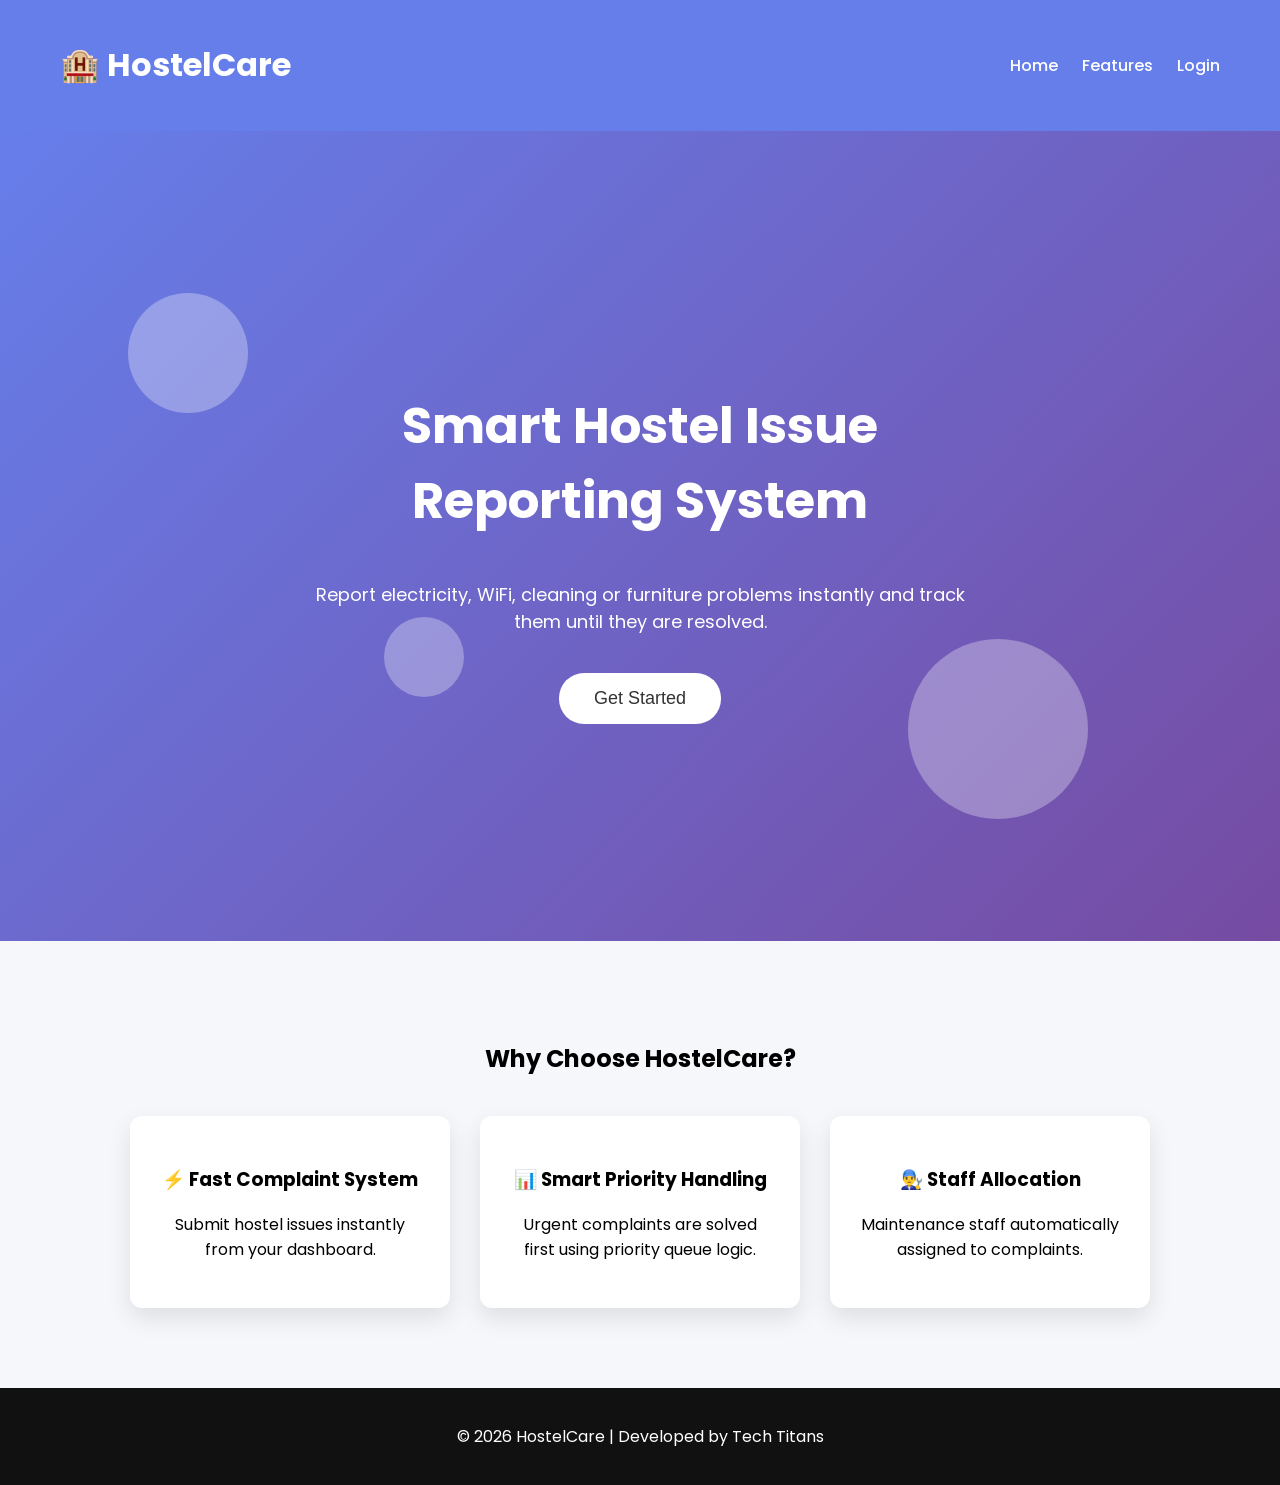
<file: index.html>
<!DOCTYPE html>
<html>

<head>

<title>HostelCare</title>

<link rel="stylesheet" href="style.css">

<link href="https://fonts.googleapis.com/css2?family=Poppins:wght@300;400;600&display=swap" rel="stylesheet">

</head>

<body>

<!-- NAVBAR -->

<header class="navbar">

<h1>🏨 HostelCare</h1>

<nav>

<a href="#">Home</a>
<a href="#features">Features</a>
<a href="login.html">Login</a>

</nav>

</header>


<!-- HERO -->

<section class="hero">

<div class="hero-content">

<h2>Smart Hostel Issue Reporting System</h2>

<p>
Report electricity, WiFi, cleaning or furniture problems instantly
and track them until they are resolved.
</p>

<a href="login.html">

<button class="hero-btn">Get Started</button>

</a>

</div>

<!-- floating animation shapes -->

<div class="circle c1"></div>
<div class="circle c2"></div>
<div class="circle c3"></div>

</section>


<!-- FEATURES -->

<section class="features" id="features">

<h2>Why Choose HostelCare?</h2>

<div class="feature-container">

<div class="feature-card">

<h3>⚡ Fast Complaint System</h3>

<p>Submit hostel issues instantly from your dashboard.</p>

</div>


<div class="feature-card">

<h3>📊 Smart Priority Handling</h3>

<p>Urgent complaints are solved first using priority queue logic.</p>

</div>


<div class="feature-card">

<h3>👨‍🔧 Staff Allocation</h3>

<p>Maintenance staff automatically assigned to complaints.</p>

</div>

</div>

</section>


<!-- FOOTER -->

<footer>

<p>© 2026 HostelCare | Developed by Tech Titans</p>

</footer>

</body>

</html>
</file>
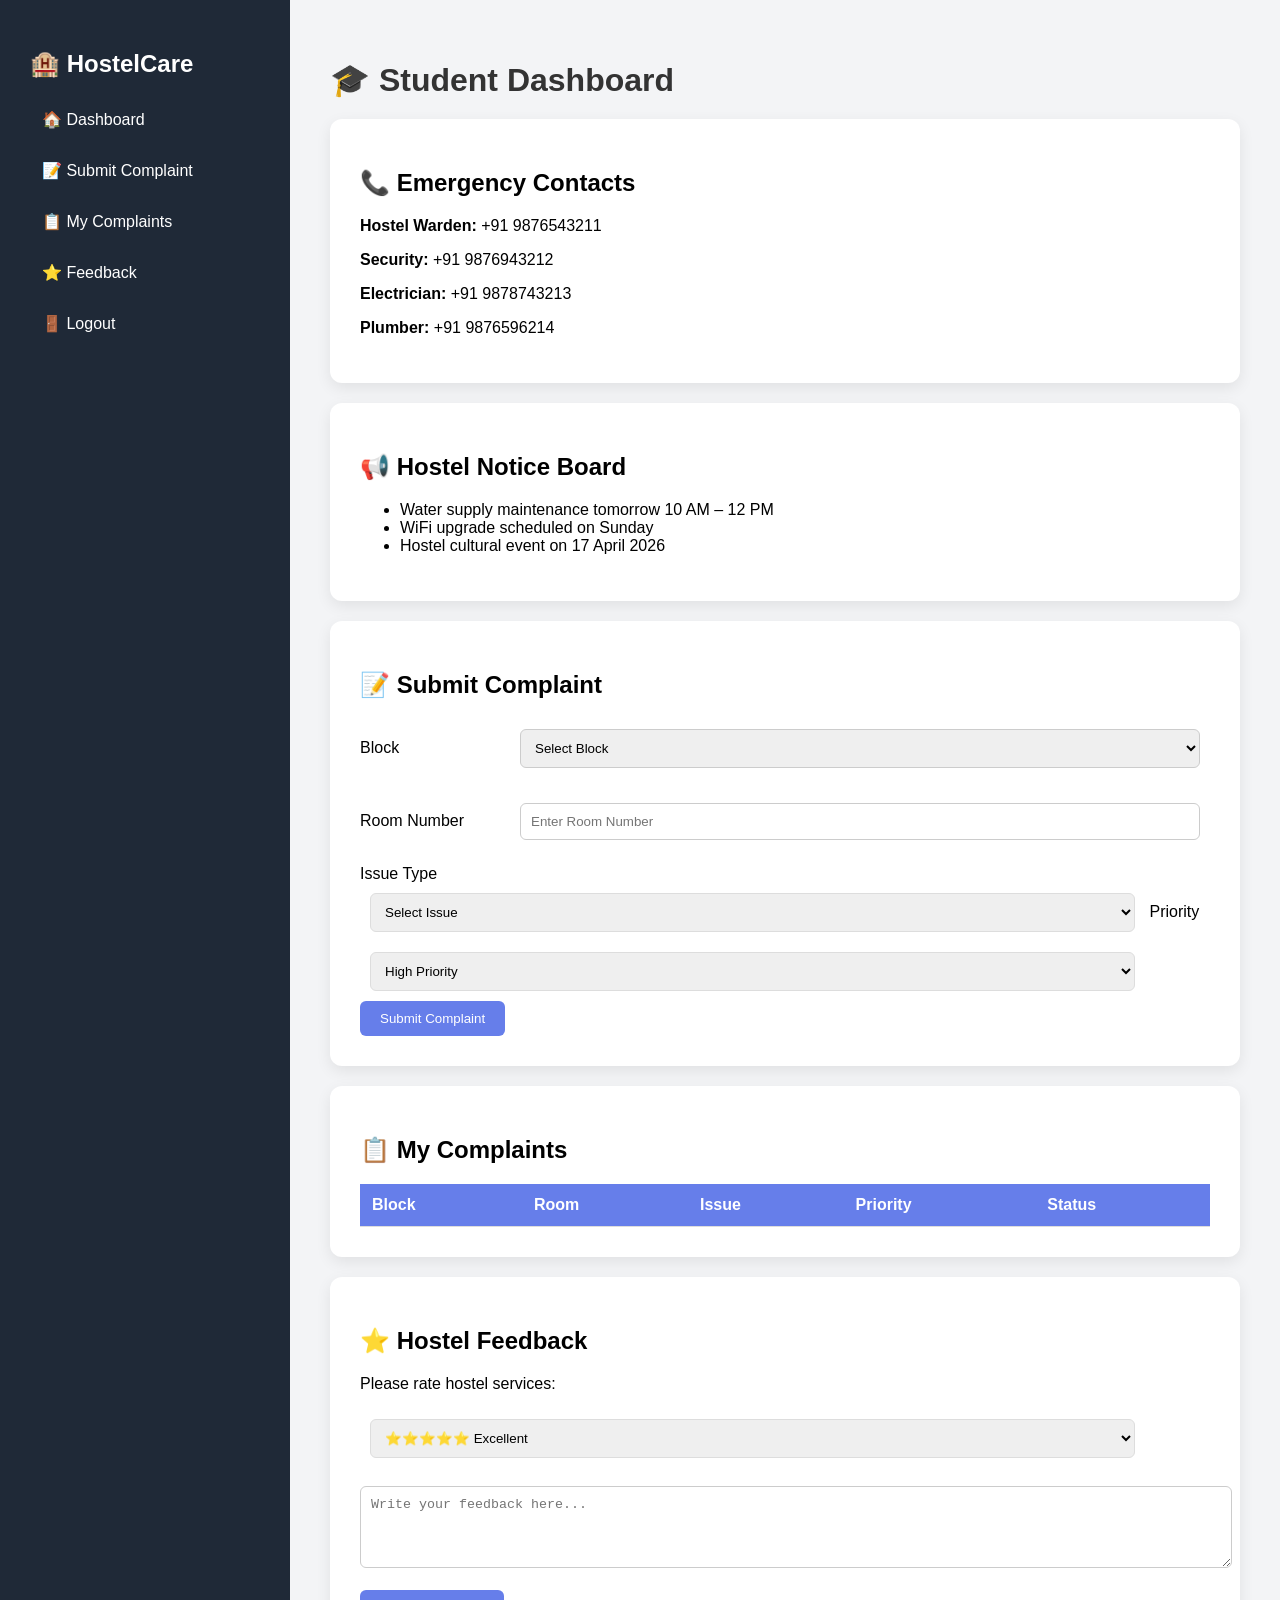
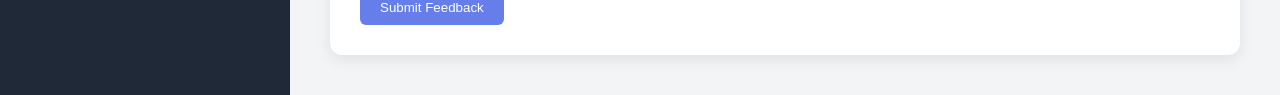
<file: dashboard.html>
<!DOCTYPE html>
<html>

<head>

<title>Student Dashboard</title>

<link href="https://fonts.googleapis.com/css2?family=Montserrat:wght@400;600;700&display=swap" rel="stylesheet">
<link rel="stylesheet" href="style.css">

</head>

<body>

<div class="dashboard-layout">

<!-- Sidebar -->

<div class="sidebar">

<h2>🏨 HostelCare</h2>

<ul>

<li>🏠 Dashboard</li>
<li>📝 Submit Complaint</li>
<li>📋 My Complaints</li>
<li>⭐ Feedback</li>
<li onclick="logout()">🚪 Logout</li>

</ul>

</div>


<!-- Main Dashboard -->

<div class="main-dashboard">

<h1>🎓 Student Dashboard</h1>

<h3 id="welcomeUser"></h3>


<!-- Emergency Contacts -->

<div class="dashboard-card">

<h2>📞 Emergency Contacts</h2>

<p><b>Hostel Warden:</b> +91 9876543211</p>
<p><b>Security:</b> +91 9876943212</p>
<p><b>Electrician:</b> +91 9878743213</p>
<p><b>Plumber:</b> +91 9876596214</p>

</div>


<!-- Notice Board -->

<div class="dashboard-card">

<h2>📢 Hostel Notice Board</h2>

<ul>
<li>Water supply maintenance tomorrow 10 AM – 12 PM</li>
<li>WiFi upgrade scheduled on Sunday</li>
<li>Hostel cultural event on 17 April 2026</li>
</ul>

</div>


<!-- Complaint Form -->

<div class="dashboard-card">

<h2>📝 Submit Complaint</h2>

<div class="form-row">

<label>Block</label>

<select id="block">
<option value="">Select Block</option>
<option>A</option>
<option>B</option>
<option>C</option>
<option>D</option>
<option>E</option>
<option>F</option>
<option>G</option>
</select>

</div>


<div class="form-row">

<label>Room Number</label>

<input type="number" id="room" min="1" max="100" placeholder="Enter Room Number">

</div>


<label>Issue Type</label>

<select id="issueType">

<option value="">Select Issue</option>
<option value="Electricity">⚡ Electricity</option>
<option value="Water">💧 Water Leakage</option>
<option value="WiFi">📶 WiFi Problem</option>
<option value="Furniture">🪑 Furniture Damage</option>
<option value="Cleaning">🧹 Cleaning Issue</option>

</select>


<label>Priority</label>

<select id="priority">

<option value="1">High Priority</option>
<option value="2">Medium Priority</option>
<option value="3">Low Priority</option>

</select>


<button onclick="submitComplaint()">Submit Complaint</button>

</div>


<!-- Complaint History -->

<div class="dashboard-card">

<h2>📋 My Complaints</h2>

<table>

<thead>

<tr>
<th>Block</th>
<th>Room</th>
<th>Issue</th>
<th>Priority</th>
<th>Status</th>
</tr>

</thead>

<tbody id="studentComplaintTable"></tbody>

</table>

</div>


<!-- ⭐ Feedback System -->

<div class="dashboard-card">

<h2>⭐ Hostel Feedback</h2>

<p>Please rate hostel services:</p>

<select id="feedbackRating">

<option value="5">⭐⭐⭐⭐⭐ Excellent</option>
<option value="4">⭐⭐⭐⭐ Good</option>
<option value="3">⭐⭐⭐ Average</option>
<option value="2">⭐⭐ Poor</option>
<option value="1">⭐ Very Poor</option>

</select>

<br><br>

<textarea id="feedbackMessage" placeholder="Write your feedback here..." rows="4" style="width:100%; padding:10px; border-radius:6px; border:1px solid #ccc;"></textarea>

<br><br>

<button onclick="submitFeedback()">Submit Feedback</button>

</div>


</div>

</div>

<script src="script.js"></script>

</body>

</html>
</file>
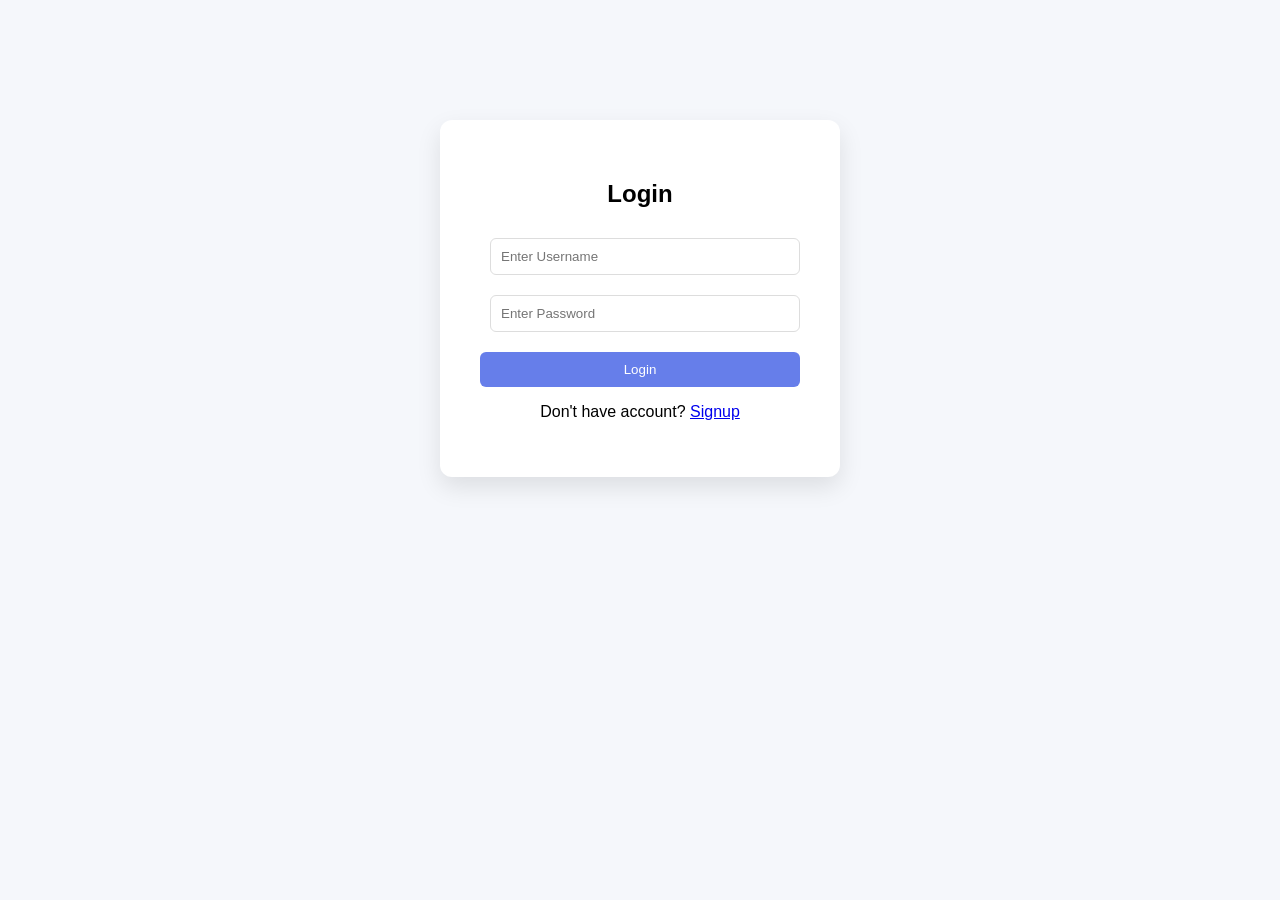
<file: login.html>
<!DOCTYPE html>
<html>

<head>
<title>Login</title>
<link rel="stylesheet" href="style.css">
</head>

<body>

<div class="login-container">

<h2>Login</h2>

<input type="text" id="username" placeholder="Enter Username">

<input type="password" id="password" placeholder="Enter Password">

<button onclick="login()">Login</button>

<p id="msg"></p>

<p>
Don't have account? 
<a href="signup.html">Signup</a>
</p>

</div>

<script src="script.js"></script>

</body>

</html>
</file>
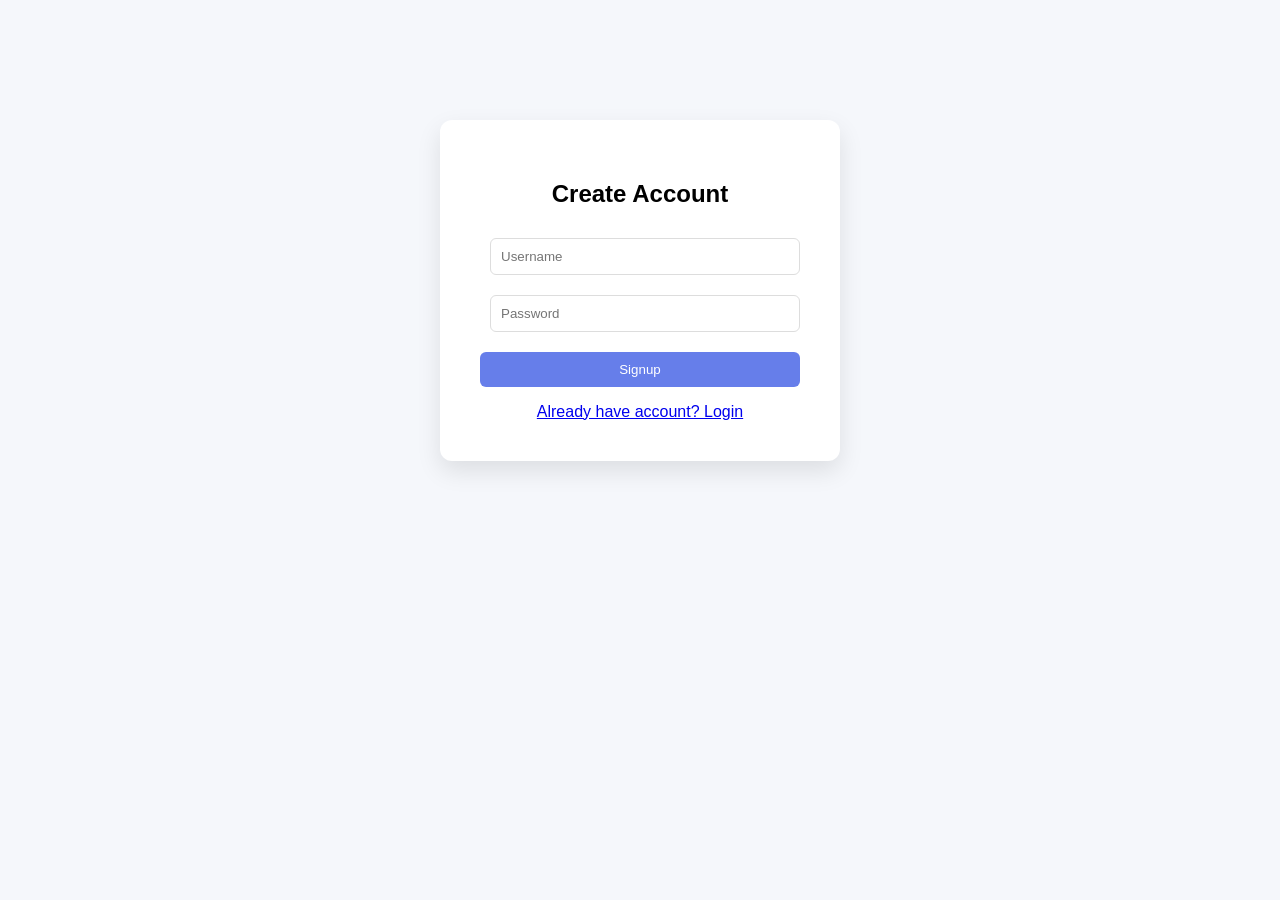
<file: signup.html>
<!DOCTYPE html>
<html>

<head>
<title>Signup</title>
<link rel="stylesheet" href="style.css">
</head>

<body>

<div class="login-container">

<h2>Create Account</h2>

<input type="text" id="newUser" placeholder="Username">

<input type="password" id="newPass" placeholder="Password">

<button onclick="signup()">Signup</button>

<p id="signupMsg"></p>

<a href="login.html">Already have account? Login</a>

</div>

<script src="script.js"></script>

</body>

</html>
</file>
<file: style.css>
/* GLOBAL */

body{
font-family:'Poppins',sans-serif;
margin:0;
background:#f5f7fb;
overflow-x:hidden;
}

/* NAVBAR */

.navbar{
display:flex;
justify-content:space-between;
align-items:center;
padding:20px 60px;
background:#667eea;
color:white;
}

.navbar nav a{
margin-left:20px;
text-decoration:none;
color:white;
font-weight:500;
}

.navbar nav a:hover{
text-decoration:underline;
}

.login-btn{
background:white;
color:#667eea;
padding:10px 20px;
border-radius:8px;
text-decoration:none;
font-weight:600;
}

/* HERO SECTION */

.hero{
height:90vh;
background:linear-gradient(135deg,#667eea,#764ba2);
display:flex;
align-items:center;
justify-content:center;
text-align:center;
color:white;
position:relative;
}

.hero-content{
max-width:700px;
z-index:2;
}

.hero h2{
font-size:50px;
}

.hero p{
margin-top:10px;
font-size:18px;
}

.hero-btn{
margin-top:20px;
padding:15px 35px;
border:none;
border-radius:25px;
font-size:18px;
background:white;
color:#333;
cursor:pointer;
transition:0.3s;
}

.hero-btn:hover{
transform:scale(1.1);
}

/* FLOATING ANIMATION CIRCLES */

.circle{
position:absolute;
border-radius:50%;
opacity:0.3;
animation:float 8s infinite ease-in-out;
}

.c1{
width:120px;
height:120px;
background:white;
top:20%;
left:10%;
}

.c2{
width:180px;
height:180px;
background:white;
bottom:15%;
right:15%;
}

.c3{
width:80px;
height:80px;
background:white;
top:60%;
left:30%;
}

@keyframes float{
0%{transform:translateY(0)}
50%{transform:translateY(-30px)}
100%{transform:translateY(0)}
}

/* FEATURES */

.features{
padding:80px 20px;
text-align:center;
background:#f5f7fb;
}

.feature-container{
display:flex;
justify-content:center;
gap:30px;
margin-top:40px;
flex-wrap:wrap;
}

.feature-card{
background:white;
padding:30px;
border-radius:12px;
width:260px;
box-shadow:0 10px 25px rgba(0,0,0,0.1);
transition:0.3s;
}

.feature-card:hover{
transform:translateY(-10px) scale(1.05);
}

/* FOOTER */

footer{
background:#111;
color:white;
text-align:center;
padding:20px;
}

/* DASHBOARD LAYOUT */

.dashboard-layout{
display:flex;
min-height:100vh;
}

/* SIDEBAR */

.sidebar{
width:230px;
background:#1f2937;
color:white;
padding:30px;
}

.sidebar ul{
list-style:none;
padding:0;
}

.sidebar li{
padding:12px;
margin:8px 0;
cursor:pointer;
border-radius:6px;
transition:0.3s;
}

.sidebar li:hover{
background:#374151;
}

/* MAIN DASHBOARD */

.main-dashboard{
flex:1;
padding:40px;
background:#f3f4f6;
}

/* DASHBOARD TITLE */

.main-dashboard h1{
font-size:32px;
font-weight:600;
color:#333;
margin-bottom:10px;
}

#welcomeUser{
font-size:18px;
color:#666;
margin-bottom:20px;
}

/* DASHBOARD CARDS */

.dashboard-card{
background:white;
padding:30px;
border-radius:12px;
margin-top:20px;
box-shadow:0 5px 15px rgba(0,0,0,0.08);
}

/* FORM LAYOUT */

.form-row{
display:flex;
align-items:center;
margin-bottom:15px;
}

.form-row label{
width:150px;
font-weight:500;
}

.form-row input,
.form-row select{
flex:1;
padding:10px;
border-radius:6px;
border:1px solid #ccc;
}

/* INPUTS */

input,select{
width:90%;
padding:10px;
margin:10px;
border-radius:6px;
border:1px solid #ddd;
}

/* BUTTON */

button{
background:#667eea;
color:white;
padding:10px 20px;
border:none;
border-radius:6px;
cursor:pointer;
transition:0.3s;
}

button:hover{
background:#5a67d8;
}

/* TABLE */

table{
width:100%;
border-collapse:collapse;
margin-top:15px;
}

th,td{
padding:12px;
border-bottom:1px solid #ddd;
text-align:left;
}

th{
background:#667eea;
color:white;
}

/* LOGIN PAGE */

.login-container{
background:white;
width:320px;
margin:120px auto;
padding:40px;
border-radius:12px;
text-align:center;
box-shadow:0 10px 25px rgba(0,0,0,0.1);
}

.login-container input{
width:90%;
padding:10px;
margin:10px;
border-radius:6px;
border:1px solid #ddd;
}

.login-container button{
width:100%;
margin-top:10px;
}
.card{
background:#667eea;
color:white;
padding:20px;
border-radius:10px;
width:180px;
text-align:center;
font-weight:600;
}
.pending-btn{
background:#facc15;
color:black;
border:none;
padding:6px 10px;
border-radius:6px;
margin:2px;
cursor:pointer;
}

.progress-btn{
background:#fb923c;
color:white;
border:none;
padding:6px 10px;
border-radius:6px;
margin:2px;
cursor:pointer;
}

.solved-btn{
background:#22c55e;
color:white;
border:none;
padding:6px 10px;
border-radius:6px;
margin:2px;
cursor:pointer;
}
.pending{
background:#facc15;
color:black;
padding:4px 10px;
border-radius:6px;
font-weight:600;
}

.progress{
background:#fb923c;
color:white;
padding:4px 10px;
border-radius:6px;
font-weight:600;
}

.solved{
background:#22c55e;
color:white;
padding:4px 10px;
border-radius:6px;
font-weight:600;
}
</file>
